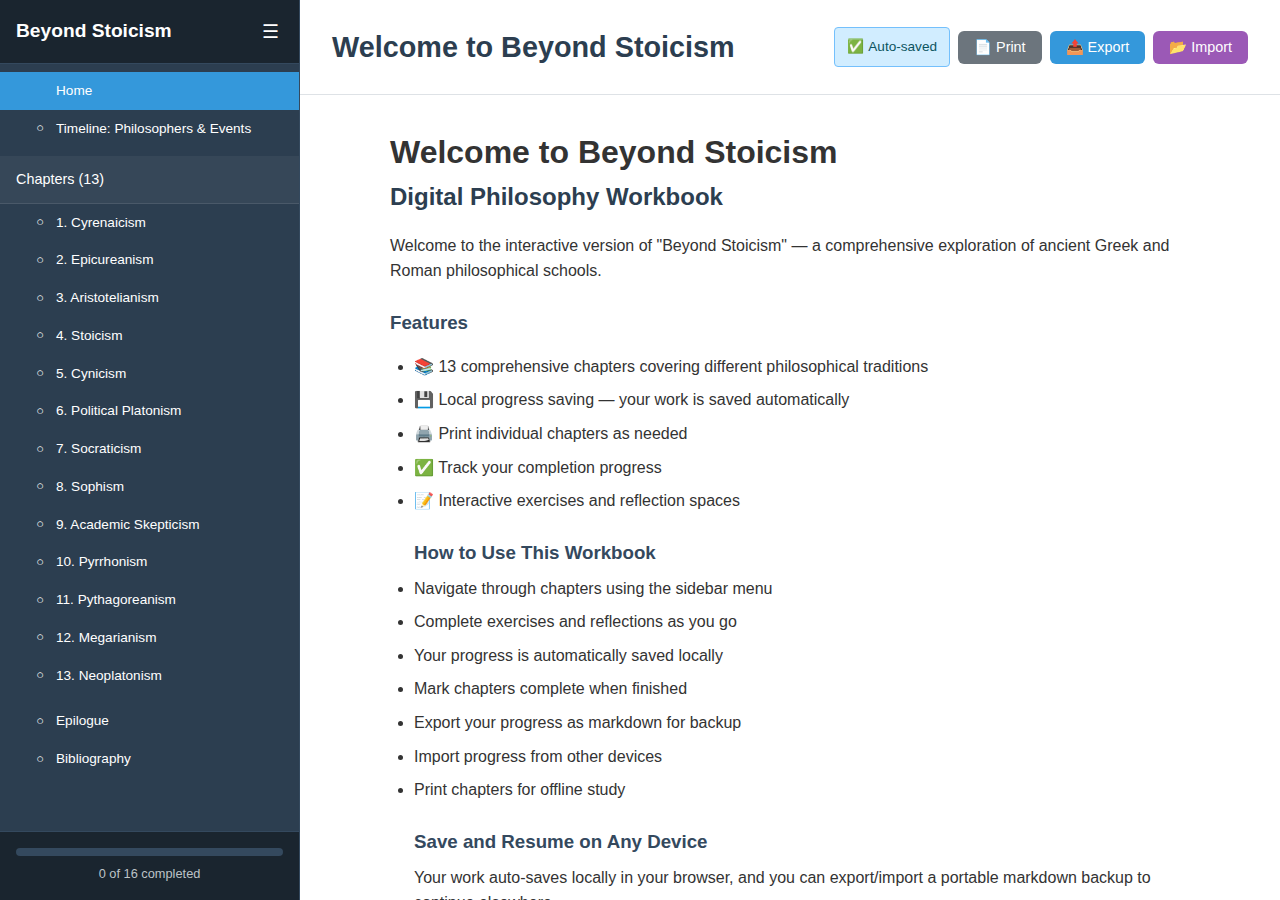
<file: index.html>
<!DOCTYPE html>
<html lang="en">
<head>
    <meta charset="UTF-8">
    <meta name="viewport" content="width=device-width, initial-scale=1.0">
    <title>Beyond Stoicism - Digital Workbook</title>
    <link rel="stylesheet" href="css/main.css">
    <link rel="stylesheet" href="css/print.css" media="print">
</head>
<body>
    <div class="container">
        <!-- Mobile Sidebar Overlay -->
        <div class="sidebar-overlay" id="sidebarOverlay"></div>
        
        <!-- Sidebar Navigation -->
        <nav class="sidebar" id="sidebar">
            <div class="sidebar-header">
                <h1>Beyond Stoicism</h1>
                <button class="toggle-btn" id="toggleBtn">☰</button>
            </div>
            
            <div class="nav-content">
                <!-- Top Static Item (Timeline) -->
                <div class="nav-section">
                    <div class="nav-subsection" id="staticList">
                        <!-- Timeline will be injected here -->
                    </div>
                </div>

                <!-- Chapters Section -->
                <div class="nav-section">
                    <div class="section-header" id="chaptersHeader">Chapters</div>
                    <div class="nav-subsection expanded" id="chaptersList">
                        <!-- Dynamic chapter items will be injected here -->
                    </div>
                </div>

                <!-- Bottom Static Items (Epilogue, Bibliography) -->
                <div class="nav-section">
                    <div class="nav-subsection" id="endList">
                        <!-- Epilogue and Bibliography will be injected here -->
                    </div>
                </div>

                <!-- Additional sections now built dynamically -->
            </div>

            <!-- Progress Summary -->
            <div class="progress-summary">
                <div class="progress-bar">
                    <div class="progress-fill" id="progressFill"></div>
                </div>
                <div class="progress-text">
                    <span id="progressCount">0</span> of 16 completed
                </div>
            </div>
        </nav>

        <!-- Main Content Area -->
        <main class="main-content" id="mainContent">
                <div class="content-header">
                    <h1 id="contentTitle">Welcome to Beyond Stoicism</h1>
                    <div class="content-actions">
                        <div class="save-status" id="saveStatus">
                            <span class="save-indicator" id="saveIndicator">💾</span>
                            <span class="save-text" id="saveText">Auto-saved</span>
                        </div>
                        <button class="btn btn-save" id="saveBtn">💾 Save Now</button>
                        <button class="btn btn-print" id="printBtn">📄 Print</button>
                        <button class="btn btn-complete" id="completeBtn">✅ Complete</button>
                        <button class="btn btn-export" id="exportBtn">📤 Export</button>
                        <button class="btn btn-import" id="importBtn">📂 Import</button>
                    </div>
                </div>
            
            <div class="content-body" id="contentBody"></div>
        </main>
        
        <!-- Hidden file input for import -->
        <input type="file" id="fileInput" accept=".md,.txt" style="display: none;">
    </div>

    <script src="js/markdown.js"></script>
    <script src="js/app.js"></script>
    <script src="js/storage.js"></script>
    <script src="js/print.js"></script>
</body>
</html>
</file>
<file: css/print.css>
/* Print Styles */
@media print {
    * {
        -webkit-print-color-adjust: exact;
        color-adjust: exact;
    }

    body {
        font-family: 'Times New Roman', serif;
        font-size: 12pt;
        line-height: 1.5;
        color: #000;
        background: white;
    }

    /* Hide non-printable elements */
    .sidebar,
    .content-header,
    .content-actions,
    .btn,
    .toggle-btn,
    .progress-summary {
        display: none !important;
    }

    /* Adjust main content for print */
    .container {
        display: block;
        height: auto;
    }

    .main-content {
        width: 100%;
        max-width: none;
        overflow: visible;
    }

    .content-body {
        padding: 0;
        overflow: visible;
    }

    /* Chapter content formatting */
    .chapter-content {
        max-width: none;
        margin: 0;
    }

    .chapter-content h1 {
        font-size: 18pt;
        margin-top: 0;
        margin-bottom: 20pt;
        border-bottom: 2pt solid #000;
        padding-bottom: 6pt;
    }

    .chapter-content h2 {
        font-size: 16pt;
        margin-top: 20pt;
        margin-bottom: 12pt;
    }

    .chapter-content h3 {
        font-size: 14pt;
        margin-top: 16pt;
        margin-bottom: 8pt;
    }

    .chapter-content p {
        margin-bottom: 12pt;
        text-align: justify;
    }

    .chapter-content blockquote {
        border-left: 3pt solid #000;
        padding: 12pt 16pt;
        margin: 16pt 0;
        background: #f5f5f5;
        font-style: italic;
    }

    /* Exercise sections */
    .exercise-section {
        border: 1pt solid #000;
        padding: 16pt;
        margin: 20pt 0;
        background: #f9f9f9;
        break-inside: avoid;
    }

    .exercise-section h3 {
        margin-top: 0;
        margin-bottom: 12pt;
        font-weight: bold;
    }

    /* Reflection areas - show as lined areas for writing */
    .reflection-area {
        border: 1pt solid #ccc;
        background: white;
        min-height: 100pt;
        background-image: repeating-linear-gradient(
            white 0,
            white 18pt,
            #e0e0e0 18pt,
            #e0e0e0 19pt
        );
        padding: 8pt;
    }

    /* Page breaks */
    .chapter-content h1 {
        page-break-before: always;
    }

    .chapter-content h1:first-child {
        page-break-before: auto;
    }

    .exercise-section {
        page-break-inside: avoid;
    }

    /* Ensure good text flow */
    p, li {
        orphans: 3;
        widows: 3;
    }

    h1, h2, h3 {
        page-break-after: avoid;
    }

    /* Print header/footer */
    @page {
        margin: 1in;
        @top-center {
            content: "Beyond Stoicism - Digital Workbook";
            font-size: 10pt;
            font-family: Arial, sans-serif;
        }
        @bottom-center {
            content: counter(page);
            font-size: 10pt;
            font-family: Arial, sans-serif;
        }
    }
}
</file>
<file: css/main.css>
/* Reset and Base Styles */
* {
    margin: 0;
    padding: 0;
    box-sizing: border-box;
}

/* New Interactive Element Styles */
.fill-in-blank .fill-blank-label {
    display: block;
    font-weight: normal;
    margin-bottom: 1rem;
    line-height: 1.8;
}

/* Clean styles for blank inputs (no longer conflicting with reflection-area) - Updated */
.blank-input {
    display: inline-block;
    padding: 0.4rem 0.6rem;
    margin: 0 0.3rem;
    border: 2px solid #e1e8ed;
    border-radius: 6px;
    font-size: 0.95rem;
    font-family: -apple-system, BlinkMacSystemFont, 'Segoe UI', Roboto, sans-serif;
    background: #ffffff;
    width: 20ch; /* Exactly 20 characters wide */
    height: 2.2rem; /* Single line height */
    line-height: 1.2;
    text-align: center;
    transition: all 0.2s ease;
    box-shadow: 0 1px 3px rgba(0, 0, 0, 0.1);
}

.blank-input:hover {
    border-color: #b8c6db;
    box-shadow: 0 2px 6px rgba(0, 0, 0, 0.15);
}

.blank-input:focus {
    outline: none;
    border-color: #3498db;
    box-shadow: 0 0 0 3px rgba(52, 152, 219, 0.15), 0 2px 8px rgba(0, 0, 0, 0.15);
    transform: translateY(-1px);
}

.response-table {
    width: 100%;
    border-collapse: collapse;
    margin-top: 1rem;
    background-color: white;
    border-radius: 8px;
    overflow: hidden;
    box-shadow: 0 2px 4px rgba(0,0,0,0.1);
}

.response-table th {
    background-color: #f8f9fa;
    padding: 1rem;
    text-align: left;
    font-weight: 600;
    border-bottom: 2px solid #dee2e6;
}

.response-table td {
    padding: 0.5rem;
    border-bottom: 1px solid #dee2e6;
    vertical-align: top;
}

.table-input {
    width: 100%;
    border: 1px solid #ddd;
    border-radius: 4px;
    padding: 0.5rem;
    font-family: inherit;
    font-size: 0.9rem;
    resize: vertical;
    min-height: 2.5rem;
}

.table-input:focus {
    outline: none;
    border-color: #007bff;
    box-shadow: 0 0 0 2px rgba(0, 123, 255, 0.25);
}

.table-response {
    margin: 1.5rem 0;
}

/* QA Block Styles */
.qa-context {
    font-weight: 600;
    margin-bottom: 0.5rem;
    color: #444;
    font-size: 0.95rem;
}

.qa-fill-blank,
.qa-table,
.qa-textarea {
    margin: 1.5rem 0;
    padding: 1rem;
    background-color: #f8f9fa;
    border-radius: 8px;
    border-left: 4px solid #007bff;
}

body {
    font-family: -apple-system, BlinkMacSystemFont, 'Segoe UI', Roboto, Oxygen, Ubuntu, Cantarell, sans-serif;
    line-height: 1.6;
    color: #333;
    background-color: #f8f9fa;
}

/* Loading Indicator */
.loading {
    display: flex;
    justify-content: center;
    align-items: center;
    padding: 2rem;
    font-style: italic;
    color: #666;
}

.loading::after {
    content: "";
    display: inline-block;
    margin-left: 0.5rem;
    width: 1rem;
    height: 1rem;
    border: 2px solid #f3f3f3;
    border-top: 2px solid #3498db;
    border-radius: 50%;
    animation: spin 1s linear infinite;
}

@keyframes spin {
    0% { transform: rotate(0deg); }
    100% { transform: rotate(360deg); }
}

/* Container Layout */
.container {
    display: flex;
    height: 100vh;
    overflow: hidden;
}

/* Sidebar Navigation */
.sidebar {
    width: 300px;
    background: #2c3e50;
    color: white;
    display: flex;
    flex-direction: column;
    transition: transform 0.3s ease;
    border-right: 1px solid #34495e;
}

.sidebar-header {
    padding: 1rem;
    background: #1a252f;
    display: flex;
    justify-content: space-between;
    align-items: center;
    border-bottom: 1px solid #34495e;
}

.sidebar-header h1 {
    font-size: 1.2rem;
    font-weight: 600;
}

.toggle-btn {
    background: none;
    border: none;
    color: white;
    font-size: 1.2rem;
    cursor: pointer;
    padding: 0.25rem;
    border-radius: 4px;
    transition: background-color 0.2s;
}

.toggle-btn:hover {
    background-color: rgba(255, 255, 255, 0.1);
}

/* Navigation Content */
.nav-content {
    flex: 1;
    overflow-y: auto;
    padding: 0.5rem 0;
}

.nav-section {
    margin-bottom: 0.5rem;
}

.section-header {
    color: white;
    padding: 0.75rem 1rem;
    font-size: 0.9rem;
    font-weight: 500;
    background-color: rgba(255, 255, 255, 0.05);
    border-bottom: 1px solid rgba(255, 255, 255, 0.1);
}


.nav-subsection {
    /* Always visible now, no height restrictions */
}

.nav-item {
    padding: 0.5rem 1rem 0.5rem 2rem;
    cursor: pointer;
    font-size: 0.85rem;
    transition: background-color 0.2s;
    display: flex;
    align-items: center;
}

.nav-item:hover {
    background-color: rgba(255, 255, 255, 0.1);
}

.nav-item.active {
    background-color: #3498db;
    font-weight: 500;
}

.progress-indicator {
    margin-right: 0.5rem;
    font-size: 0.8rem;
    width: 16px;
    text-align: center;
}

.progress-indicator.completed {
    color: #2ecc71;
}

.progress-indicator.in-progress {
    color: #f39c12;
}

/* Progress Summary */
.progress-summary {
    padding: 1rem;
    border-top: 1px solid #34495e;
    background: #1a252f;
}

.progress-bar {
    background: #34495e;
    height: 8px;
    border-radius: 4px;
    overflow: hidden;
    margin-bottom: 0.5rem;
}

.progress-fill {
    background: #2ecc71;
    height: 100%;
    width: 0%;
    transition: width 0.3s ease;
}

.progress-text {
    font-size: 0.8rem;
    color: #bdc3c7;
    text-align: center;
}

/* Main Content */
.main-content {
    flex: 1;
    display: flex;
    flex-direction: column;
    overflow: hidden;
    background: white;
}

.content-header {
    padding: 1.5rem 2rem;
    border-bottom: 1px solid #dee2e6;
    background: white;
    display: flex;
    justify-content: space-between;
    align-items: center;
}

.content-header h1 {
    font-size: 1.8rem;
    color: #2c3e50;
    margin: 0;
}

.content-actions {
    display: flex;
    gap: 0.5rem;
    align-items: center;
    flex-wrap: wrap;
}



.save-status {
    display: flex;
    align-items: center;
    gap: 0.25rem;
    padding: 0.5rem 0.75rem;
    background: #f8f9fa;
    border: 1px solid #dee2e6;
    border-radius: 4px;
    font-size: 0.85rem;
    color: #6c757d;
    transition: all 0.3s ease;
}

.save-status.saving {
    background: #fff3cd;
    border-color: #ffeaa7;
    color: #856404;
}

.save-status.saved {
    background: #d1edff;
    border-color: #74c0fc;
    color: #0c5460;
}

.save-status.error {
    background: #f8d7da;
    border-color: #f5c6cb;
    color: #721c24;
}

.save-indicator {
    animation: pulse 2s infinite;
}

.save-status.saving .save-indicator {
    animation: spin 1s linear infinite;
}

@keyframes pulse {
    0%, 100% { opacity: 1; }
    50% { opacity: 0.5; }
}

@keyframes spin {
    from { transform: rotate(0deg); }
    to { transform: rotate(360deg); }
}

.btn {
    padding: 0.5rem 1rem;
    border: none;
    border-radius: 6px;
    cursor: pointer;
    font-size: 0.9rem;
    transition: all 0.2s;
    text-decoration: none;
    display: inline-flex;
    align-items: center;
    gap: 0.25rem;
}

.btn-print {
    background: #6c757d;
    color: white;
}

.btn-print:hover {
    background: #5a6268;
}

.btn-complete {
    background: #28a745;
    color: white;
}

.btn-complete:hover {
    background: #218838;
}

.btn-complete.completed {
    background: #2ecc71;
}

.btn-export {
    background: #3498db;
    color: white;
}

.btn-export:hover {
    background: #2980b9;
}

.btn-import {
    background: #9b59b6;
    color: white;
}

.btn-import:hover {
    background: #8e44ad;
}

.btn-save {
    background: #17a2b8;
    color: white;
}

.btn-save:hover {
    background: #138496;
}

.content-body {
    flex: 1;
    overflow-y: auto;
    padding: 2rem;
}

/* Welcome Content Styling */
.welcome-content {
    max-width: 800px;
    margin: 0 auto;
}

.welcome-content h2 {
    color: #2c3e50;
    margin-bottom: 1rem;
}

.welcome-content h3 {
    color: #34495e;
    margin: 1.5rem 0 0.5rem 0;
}

.welcome-content ul {
    margin: 1rem 0;
    padding-left: 1.5rem;
}

.welcome-content li {
    margin-bottom: 0.5rem;
}

/* Chapter Content Styling */
.chapter-content {
    max-width: 800px;
    margin: 0 auto;
    line-height: 1.7;
}

.chapter-content h1,
.chapter-content h2,
.chapter-content h3 {
    color: #2c3e50;
    margin-top: 2rem;
    margin-bottom: 1rem;
}

.chapter-content h1 {
    font-size: 2rem;
    border-bottom: 2px solid #3498db;
    padding-bottom: 0.5rem;
}

.chapter-content p {
    margin-bottom: 1rem;
}

.chapter-content blockquote {
    border-left: 4px solid #3498db;
    padding: 1rem 1.5rem;
    margin: 1.5rem 0;
    background: #f8f9fa;
    font-style: italic;
}

/* Exercise and Reflection Areas */
.exercise-section {
    background: #f8f9fa;
    border: 1px solid #dee2e6;
    border-radius: 8px;
    padding: 1.5rem;
    margin: 2rem 0;
}

.exercise-section h3 {
    color: #495057;
    margin-top: 0;
    margin-bottom: 1rem;
}

.reflection-area {
    width: 100%;
    min-height: 120px;
    padding: 0.75rem;
    border: 1px solid #ced4da;
    border-radius: 4px;
    font-family: inherit;
    font-size: 0.9rem;
    line-height: 1.5;
    resize: vertical;
}

.reflection-area:focus {
    outline: none;
    border-color: #3498db;
    box-shadow: 0 0 0 2px rgba(52, 152, 219, 0.2);
}

/* Exercise Response Containers and Form Elements */
.exercise-response {
    background: #ffffff;
    border: 1px solid #e9ecef;
    border-radius: 6px;
    padding: 1.25rem;
    margin: 1.5rem 0;
    box-shadow: 0 1px 3px rgba(0,0,0,0.1);
}

.exercise-response label {
    display: block;
    font-weight: 600;
    color: #495057;
    margin-bottom: 0.5rem;
    font-size: 0.95rem;
    line-height: 1.4;
}

.exercise-response textarea {
    width: 100%;
    min-height: 100px;
    padding: 0.75rem;
    border: 1px solid #ced4da;
    border-radius: 4px;
    font-family: inherit;
    font-size: 0.9rem;
    line-height: 1.5;
    resize: vertical;
    margin-bottom: 1rem;
    transition: border-color 0.15s ease-in-out, box-shadow 0.15s ease-in-out;
}

.exercise-response textarea:focus {
    outline: none;
    border-color: #3498db;
    box-shadow: 0 0 0 2px rgba(52, 152, 219, 0.2);
}

.exercise-response textarea:last-child {
    margin-bottom: 0;
}

/* Chapter Structure Styling */
.chapter-content h1 {
    color: #2c3e50;
    border-bottom: 3px solid #3498db;
    padding-bottom: 0.5rem;
    margin-bottom: 2rem;
}

.chapter-content h2 {
    color: #2c3e50;
    margin: 3rem 0 1.5rem 0;
    padding: 1rem 0 0.5rem 0;
    border-bottom: 2px solid #e9ecef;
    font-size: 1.5rem;
    font-weight: 600;
}

.chapter-content h2:first-of-type {
    margin-top: 1.5rem;
}

/* Day sections styling */
.chapter-content h2[id*="day-"] {
    background: linear-gradient(135deg, #f8f9fa 0%, #e9ecef 100%);
    padding: 1.5rem;
    border-radius: 8px;
    border-left: 5px solid #3498db;
    margin: 2.5rem 0 2rem 0;
}

/* Scenario styling */
.chapter-content h4 {
    background: #f8f9fa;
    padding: 1rem 1.25rem;
    border-left: 4px solid #17a2b8;
    border-radius: 0 6px 6px 0;
    margin: 2rem 0 1rem 0;
    color: #2c3e50;
    font-weight: 600;
}

/* Step sections under days */
.chapter-content h3 {
    background: #ffffff;
    border: 1px solid #dee2e6;
    padding: 1rem 1.25rem;
    border-radius: 6px;
    margin: 1.5rem 0 1rem 0;
    color: #495057;
    font-weight: 600;
}

/* Response areas - style the italic text */
.chapter-content em {
    display: block;
    background: #ffffff;
    border: 1px solid #e9ecef;
    border-radius: 6px;
    padding: 0.75rem;
    margin: 0.5rem 0;
    font-style: normal;
    font-weight: 500;
    color: #495057;
    position: relative;
}

/* Questions styling */
.chapter-content p strong {
    color: #2c3e50;
    display: block;
    margin: 1.5rem 0 0.5rem 0;
}

/* Lists under questions */
.chapter-content ul {
    background: #f8f9fa;
    padding: 1rem 1.5rem;
    border-radius: 4px;
    margin: 0.5rem 0 1.5rem 0;
}

.chapter-content ul li {
    margin: 0.5rem 0;
    color: #495057;
}

/* Navigation links styling */
.chapter-content h3 + ul a {
    color: #3498db;
    text-decoration: none;
    font-weight: 500;
}

.chapter-content h3 + ul a:hover {
    text-decoration: underline;
}

/* Horizontal rules for day separation */
.chapter-content hr {
    border: none;
    border-top: 3px solid #e9ecef;
    margin: 3rem 0;
    border-radius: 2px;
}

/* Mobile-First Responsive Design */
@media (max-width: 768px) {
    .sidebar {
        position: fixed;
        left: 0;
        top: 0;
        z-index: 1000;
        transform: translateX(-100%);
        box-shadow: 2px 0 10px rgba(0,0,0,0.1);
        width: 280px;
    }

    .sidebar.open {
        transform: translateX(0);
    }

    .main-content {
        width: 100%;
        margin-left: 0;
    }

    .content-header {
        padding: 1rem;
        position: sticky;
        top: 0;
        z-index: 100;
        background: white;
        border-bottom: 1px solid #dee2e6;
    }

    .content-header h1 {
        font-size: 1.3rem;
        line-height: 1.3;
    }

    .content-actions {
        flex-direction: column;
        gap: 0.25rem;
        align-items: stretch;
    }

    .save-status {
        order: -1;
        justify-content: center;
        font-size: 0.8rem;
        padding: 0.5rem;
    }

    .btn {
        width: 100%;
        justify-content: center;
        padding: 0.75rem 1rem;
        font-size: 0.9rem;
    }

    .content-body {
        padding: 1rem;
        padding-bottom: 2rem;
    }

    /* Touch-optimized navigation */
    .nav-item {
        padding: 1rem 1rem 1rem 2rem;
        min-height: 44px;
        display: flex;
        align-items: center;
    }

    .section-toggle {
        padding: 1rem;
        min-height: 44px;
    }

    /* Touch-friendly text areas */
    .reflection-area {
        min-height: 150px;
        font-size: 16px; /* Prevents zoom on iOS */
        padding: 1rem;
        border-radius: 8px;
        touch-action: manipulation;
    }

    /* Touch-friendly exercise response areas */
    .exercise-response {
        padding: 1rem;
        margin: 1.25rem 0;
    }

    .exercise-response textarea {
        min-height: 120px;
        font-size: 16px; /* Prevents zoom on iOS */
        padding: 1rem;
        border-radius: 8px;
        touch-action: manipulation;
    }

    .exercise-response label {
        font-size: 1rem;
        margin-bottom: 0.75rem;
    }

    /* Improved chapter content */
    .chapter-content h1 {
        font-size: 1.5rem;
        margin-bottom: 1rem;
    }

    .chapter-content h2 {
        font-size: 1.3rem;
        margin-top: 1.5rem;
    }

    .chapter-content h3 {
        font-size: 1.1rem;
        margin-top: 1.25rem;
    }

    .exercise-section {
        padding: 1rem;
        margin: 1.5rem 0;
    }

    /* Mobile progress indicator */
    .progress-summary {
        padding: 0.75rem 1rem;
    }

    .progress-text {
        font-size: 0.85rem;
    }
}

@media (max-width: 480px) {
    .container {
        height: 100vh;
        height: 100dvh; /* Dynamic viewport height for mobile */
    }

    .sidebar {
        width: 100vw;
        max-width: 320px;
    }

    .content-header {
        padding: 0.75rem;
    }

    .content-header h1 {
        font-size: 1.2rem;
    }

    .content-body {
        padding: 0.75rem;
    }

    .chapter-content {
        max-width: none;
    }

    .reflection-area {
        min-height: 120px;
        font-size: 16px;
    }

    .exercise-section {
        padding: 0.75rem;
        margin: 1rem 0;
    }
}

/* Touch interaction improvements */
@media (hover: none) and (pointer: coarse) {
    .nav-item:hover,
    .section-toggle:hover,
    .toggle-btn:hover {
        background-color: initial;
    }

    .nav-item:active {
        background-color: rgba(255, 255, 255, 0.15);
    }

    .section-toggle:active {
        background-color: rgba(255, 255, 255, 0.1);
    }

    .btn:active {
        transform: scale(0.98);
    }
}

/* Overlay for mobile sidebar */
.sidebar-overlay {
    display: none;
    position: fixed;
    top: 0;
    left: 0;
    right: 0;
    bottom: 0;
    background: rgba(0, 0, 0, 0.5);
    z-index: 999;
}

.sidebar-overlay.active {
    display: block;
}

@media (max-width: 768px) {
    .sidebar-overlay.active {
        display: block;
    }
}

/* Utilities */
.hidden {
    display: none;
}

.text-center {
    text-align: center;
}

.mt-2 {
    margin-top: 1rem;
}

.mb-2 {
    margin-bottom: 1rem;
}
</file>
